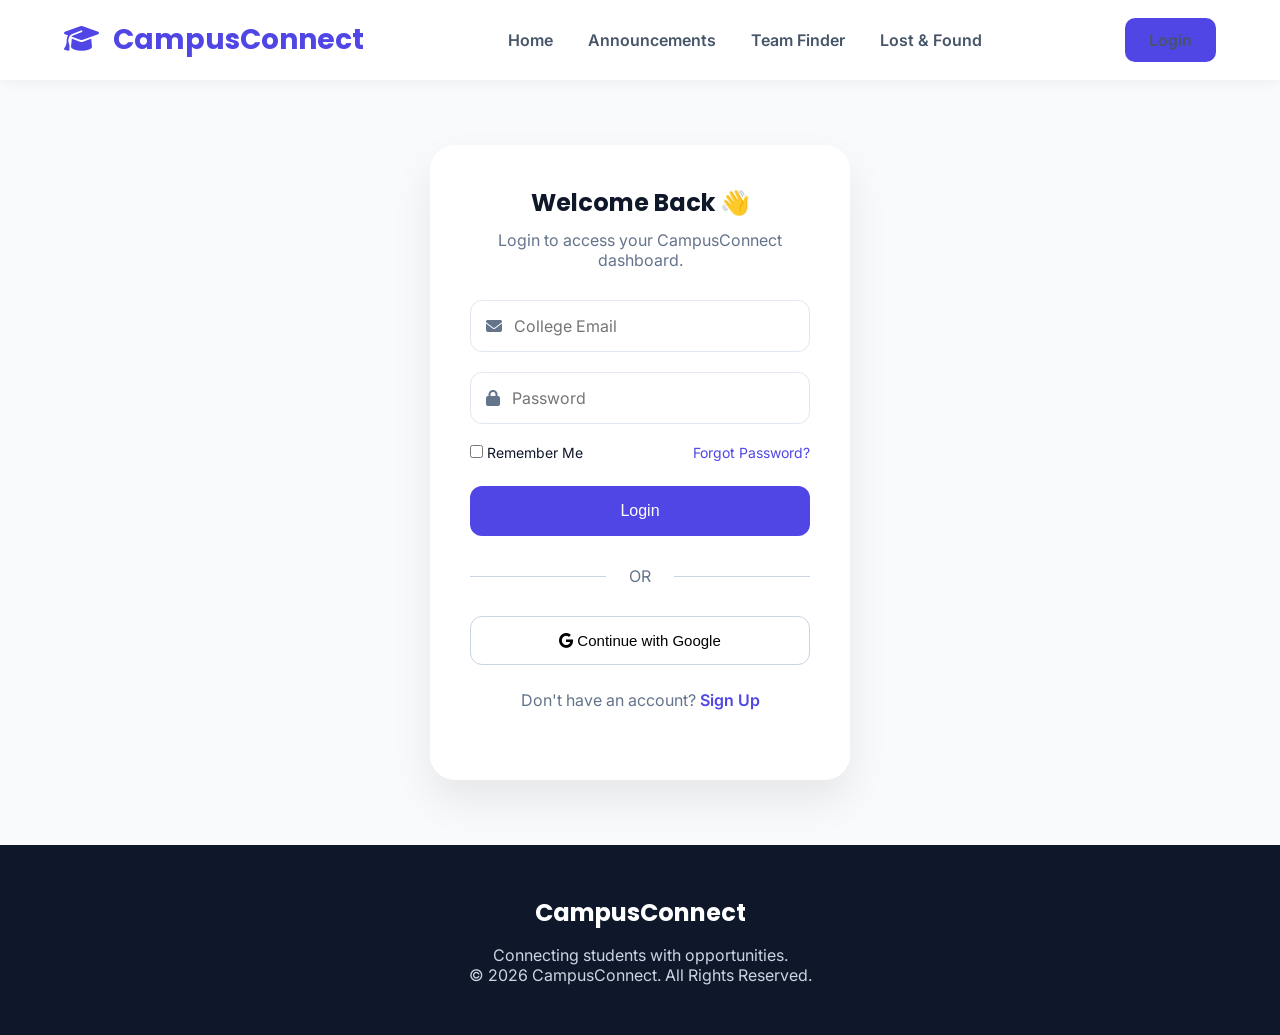
<file: index.html>
<!DOCTYPE html>
<html lang="en">
<head>
    <meta charset="UTF-8">
    <meta name="viewport" content="width=device-width, initial-scale=1.0">
    <title>CampusConnect</title>

    <link rel="stylesheet" href="style.css">

    <!-- Google Fonts -->
    <link href="https://fonts.googleapis.com/css2?family=Inter:wght@400;500;600;700&family=Poppins:wght@600;700;800&display=swap" rel="stylesheet">

    <!-- Font Awesome -->
    <link rel="stylesheet"
    href="https://cdnjs.cloudflare.com/ajax/libs/font-awesome/6.6.0/css/all.min.css">
</head>

<body>

<!-- ================= NAVBAR ================= -->

<header>

    <nav class="navbar">

        <div class="logo">
            <i class="fa-solid fa-graduation-cap"></i>
            CampusConnect
        </div>

        <ul>

            <li><a href="index.html">Home</a></li>
<li><a href="announcements.html">Announcements</a></li>
<li><a href="teamfinder.html">Team Finder</a></li>
<li><a href="lostfound.html">Lost & Found</a></li>

        </ul>

        <a href="login.html" class="login-btn">
    Login
</a>

    </nav>

</header>

<!-- ================= HERO ================= -->

<section class="hero">

    <div class="hero-text">

        <span class="badge">
            🎓 Built for Every Student
        </span>

        <h1>
            One Platform for Everything Happening on Campus
        </h1>

        <p>

            Stop switching between WhatsApp, Instagram,
            emails and notice boards.

            CampusConnect brings everything together in one place.

        </p>

        <div class="hero-buttons">

            <a href="announcements.html" class="primary-btn">
    Explore
</a>

            <a href="#features" class="secondary-btn">
    Learn More
</a>

        </div>

    </div>

    <!-- Dashboard Preview -->

    <div class="dashboard">

        <div class="dashboard-header">

            <span>Campus Dashboard</span>

            <i class="fa-solid fa-bell"></i>

        </div>

        <div class="dashboard-card">

            <i class="fa-solid fa-bullhorn"></i>

            <div>

                <h3>Hackathon Registration</h3>

                <p>Ends Tomorrow</p>

            </div>

        </div>

        <div class="dashboard-card">

            <i class="fa-solid fa-users"></i>

            <div>

                <h3>Need UI Designer</h3>

                <p>Team Finder</p>

            </div>

        </div>

        <div class="dashboard-card">

            <i class="fa-solid fa-briefcase"></i>

            <div>

                <h3>Found Calculator</h3>

                <p>Near Library</p>

            </div>

        </div>

    </div>

</section>

<!-- ================= FEATURES ================= -->

<section id="features" class="features">

<h2>Everything in One Place</h2>

<div class="feature-grid">

<div class="feature">

<i class="fa-solid fa-bullhorn"></i>

<h3>Announcements</h3>

<p>Receive official updates instantly.</p>

</div>

<div class="feature">

<i class="fa-solid fa-users"></i>

<h3>Find Teams</h3>

<p>Connect with talented students.</p>

</div>

<div class="feature">

<i class="fa-solid fa-box-open"></i>

<h3>Lost & Found</h3>

<p>Recover lost belongings quickly.</p>

</div>

</div>

</section>

<!-- ================= STATS ================= -->

<section class="stats">

<div class="stat">

<h2>500+</h2>

<p>Students</p>

</div>

<div class="stat">

<h2>120+</h2>

<p>Announcements</p>

</div>

<div class="stat">

<h2>45+</h2>

<p>Hackathon Teams</p>

</div>

<div class="stat">

<h2>30+</h2>

<p>Recovered Items</p>

</div>

</section>

<!-- ================= ANNOUNCEMENTS ================= -->

<section id="announcements" class="preview">

<h2>Latest Announcements</h2>

<div class="cards">

<div class="card">

<h3>Hackathon 2026</h3>

<p>Registration closes tomorrow.</p>

</div>

<div class="card">

<h3>Placement Training</h3>

<p>Friday at 10 AM.</p>

</div>

<div class="card">

<h3>Cultural Fest</h3>

<p>Join before July 5.</p>

</div>

</div>

</section>

<!-- ================= TEAM FINDER ================= -->

<section id="teams" class="preview">

<h2>Looking for Teammates</h2>

<div class="cards">

<div class="card">

<h3>Frontend Developer</h3>

<p>HTML • CSS • JavaScript</p>

</div>

<div class="card">

<h3>Backend Developer</h3>

<p>Python • Flask</p>

</div>

<div class="card">

<h3>UI Designer</h3>

<p>Figma Skills Required</p>

</div>

</div>

</section>

<!-- ================= LOST & FOUND ================= -->

<section id="lostfound" class="preview">

<h2>Lost & Found</h2>

<div class="cards">

<div class="card">

<h3>Lost Wallet</h3>

<p>Near Library</p>

</div>

<div class="card">

<h3>Found Calculator</h3>

<p>CSE Block</p>

</div>

<div class="card">

<h3>Lost ID Card</h3>

<p>Near Cafeteria</p>

</div>

</div>

</section>

<!-- ================= CTA ================= -->

<section class="cta">

<h2>Stay Connected with Your Campus</h2>

<p>

Everything you need.
One website.

</p>

<button class="primary-btn">

Get Started

</button>

</section>

<!-- ================= FOOTER ================= -->

<footer>

<h2>CampusConnect</h2>

<p>

Connecting students with opportunities.

</p>

<p>

© 2026 CampusConnect

</p>

</footer>

<script src="script.js"></script>

</body>
</html>
</file>
<file: style.css>
/* ===========================
   GOOGLE FONTS & RESET
=========================== */

*{
    margin:0;
    padding:0;
    box-sizing:border-box;
    scroll-behavior:smooth;
}

body{
    font-family:'Inter',sans-serif;
    background:#F8FAFC;
    color:#0F172A;
}

/* ===========================
        NAVBAR
=========================== */

header{
    position:sticky;
    top:0;
    z-index:1000;
    background:rgba(255,255,255,.9);
    backdrop-filter:blur(12px);
    box-shadow:0 2px 12px rgba(0,0,0,.05);
}

.navbar{
    width:90%;
    margin:auto;
    height:80px;

    display:flex;
    justify-content:space-between;
    align-items:center;
}

.logo{
    font-size:28px;
    font-weight:700;
    color:#4F46E5;
    font-family:'Poppins',sans-serif;
}

.logo i{
    margin-right:8px;
}

.navbar ul{
    display:flex;
    list-style:none;
    gap:35px;
}

.navbar a{
    text-decoration:none;
    color:#475569;
    font-weight:600;
    transition:.3s;
}

.navbar a:hover{
    color:#4F46E5;
}

.login-btn{

    padding:12px 24px;

    border:none;

    background:#4F46E5;

    color:white;

    border-radius:10px;

    cursor:pointer;

    transition:.3s;
}

.login-btn:hover{

    background:#4338CA;

}

/* ===========================
        HERO
=========================== */

.hero{

    width:90%;
    margin:auto;

    min-height:90vh;

    display:grid;
    grid-template-columns:1fr 1fr;

    align-items:center;

    gap:70px;

}

.badge{

    display:inline-block;

    background:#EEF2FF;

    color:#4F46E5;

    padding:10px 18px;

    border-radius:30px;

    font-weight:600;

    margin-bottom:25px;

}

.hero h1{

    font-size:58px;

    font-family:'Poppins';

    line-height:1.2;

    margin-bottom:25px;

}

.hero p{

    color:#64748B;

    font-size:18px;

    line-height:1.8;

    margin-bottom:35px;

}

.hero-buttons{

    display:flex;

    gap:20px;

}

.primary-btn{

    background:#4F46E5;

    color:white;

    padding:16px 34px;

    border:none;

    border-radius:12px;

    cursor:pointer;

    font-size:16px;

    transition:.3s;

}

.primary-btn:hover{

    transform:translateY(-3px);

    background:#4338CA;

}

.secondary-btn{

    background:white;

    color:#4F46E5;

    border:2px solid #4F46E5;

    padding:16px 34px;

    border-radius:12px;

    cursor:pointer;

    transition:.3s;

}

.secondary-btn:hover{

    background:#4F46E5;

    color:white;

}

/* ===========================
     DASHBOARD PREVIEW
=========================== */

.dashboard{

    background:white;

    border-radius:25px;

    padding:30px;

    box-shadow:0 20px 60px rgba(79,70,229,.15);

}

.dashboard-header{

    display:flex;

    justify-content:space-between;

    margin-bottom:25px;

    font-weight:700;

}

.dashboard-card{

    display:flex;

    align-items:center;

    gap:18px;

    background:#F8FAFC;

    padding:18px;

    margin-bottom:18px;

    border-radius:15px;

    transition:.3s;

}

.dashboard-card:hover{

    transform:translateX(8px);

    background:#EEF2FF;

}

.dashboard-card i{

    font-size:28px;

    color:#4F46E5;

}

/* ===========================
       FEATURES
=========================== */

.features{

    width:90%;

    margin:100px auto;

    text-align:center;

}

.features h2{

    font-size:40px;

    margin-bottom:60px;

}

.feature-grid{

    display:grid;

    grid-template-columns:repeat(3,1fr);

    gap:30px;

}

.feature{

    background:white;

    padding:40px;

    border-radius:20px;

    box-shadow:0 10px 35px rgba(0,0,0,.06);

    transition:.35s;

}

.feature:hover{

    transform:translateY(-10px);

}

.feature i{

    font-size:45px;

    color:#4F46E5;

    margin-bottom:20px;

}

.feature h3{

    margin-bottom:15px;

}

/* ===========================
       STATS
=========================== */

.stats{

    width:90%;

    margin:100px auto;

    display:grid;

    grid-template-columns:repeat(4,1fr);

    gap:30px;

}

.stat{

    background:white;

    padding:40px;

    border-radius:18px;

    text-align:center;

    box-shadow:0 10px 25px rgba(0,0,0,.05);

}

.stat h2{

    font-size:42px;

    color:#4F46E5;

}

.stat p{

    margin-top:10px;

    color:#64748B;

}

/* ===========================
       PREVIEW SECTIONS
=========================== */

.preview{

    width:90%;

    margin:100px auto;

}

.preview h2{

    margin-bottom:40px;

    font-size:38px;

}

.cards{

    display:grid;

    grid-template-columns:repeat(3,1fr);

    gap:30px;

}

.card{

    background:white;

    border-radius:20px;

    padding:30px;

    box-shadow:0 10px 30px rgba(0,0,0,.05);

    transition:.3s;

}

.card:hover{

    transform:translateY(-8px);

}

.card h3{

    margin-bottom:15px;

}

.card p{

    color:#64748B;

}

/* ===========================
        CTA
=========================== */

.cta{

    width:90%;

    margin:120px auto;

    padding:80px;

    border-radius:30px;

    text-align:center;

    background:linear-gradient(135deg,#4F46E5,#38BDF8);

    color:white;

}

.cta h2{

    font-size:42px;

    margin-bottom:20px;

}

.cta p{

    margin-bottom:30px;

}

.cta .primary-btn{

    background:white;

    color:#4F46E5;

}

/* ===========================
        FOOTER
=========================== */

footer{

    background:#0F172A;

    color:white;

    text-align:center;

    padding:50px 20px;

}

footer h2{

    margin-bottom:15px;

    font-family:'Poppins';

}

footer p{

    color:#CBD5E1;

}

/* ===========================
       RESPONSIVE
=========================== */

@media(max-width:900px){

.hero{

grid-template-columns:1fr;

text-align:center;

}

.feature-grid,
.cards,
.stats{

grid-template-columns:1fr;

}

.navbar ul{

display:none;

}

.hero h1{

font-size:42px;

}

.hero-buttons{

justify-content:center;

flex-wrap:wrap;

}

.dashboard{

margin-top:20px;

}

}
/* ====================================
   ANNOUNCEMENTS PAGE
==================================== */

.page-header{
    padding:90px 10%;
    text-align:center;
}

.page-header h1{
    font-size:48px;
    font-family:'Poppins',sans-serif;
    margin-bottom:15px;
}

.page-header p{
    color:#64748B;
    font-size:18px;
}

/* Search */

.search-section{
    width:90%;
    margin:auto;
    margin-bottom:40px;
}

.search-box{

    display:flex;
    align-items:center;

    background:white;

    padding:18px 25px;

    border-radius:15px;

    box-shadow:0 10px 30px rgba(0,0,0,.05);

}

.search-box i{

    color:#64748B;

    margin-right:15px;

}

.search-box input{

    width:100%;

    border:none;

    outline:none;

    font-size:16px;

    font-family:'Inter',sans-serif;

}

/* Filters */

.filters{

    display:flex;

    justify-content:center;

    gap:15px;

    flex-wrap:wrap;

    margin-bottom:60px;

}

.filter{

    padding:12px 25px;

    border:none;

    border-radius:30px;

    background:white;

    cursor:pointer;

    font-weight:600;

    box-shadow:0 5px 15px rgba(0,0,0,.05);

    transition:.3s;

}

.filter:hover{

    background:#4F46E5;

    color:white;

}

.filter.active{

    background:#4F46E5;

    color:white;

}

/* Cards */

.announcement-grid{

    width:90%;

    margin:auto;

    display:grid;

    grid-template-columns:repeat(auto-fit,minmax(320px,1fr));

    gap:30px;

    margin-bottom:100px;

}

.announcement-card{

    background:white;

    border-radius:20px;

    padding:30px;

    box-shadow:0 10px 25px rgba(0,0,0,.06);

    transition:.35s;

}

.announcement-card:hover{

    transform:translateY(-10px);

}

.badge-new{

    display:inline-block;

    background:#10B981;

    color:white;

    padding:6px 14px;

    border-radius:30px;

    font-size:12px;

    margin-bottom:20px;

}

.announcement-card h2{

    margin-bottom:18px;

}

.announcement-card p{

    color:#64748B;

    line-height:1.7;

}

.card-footer{

    margin-top:25px;

    display:flex;

    justify-content:space-between;

    align-items:center;

}

.card-footer span{

    color:#64748B;

}

.card-footer button{

    border:none;

    background:#4F46E5;

    color:white;

    padding:10px 20px;

    border-radius:10px;

    cursor:pointer;

    transition:.3s;

}

.card-footer button:hover{

    background:#4338CA;

}

/* Responsive */

@media(max-width:768px){

.page-header h1{

font-size:36px;

}

.search-box{

padding:15px;

}

.filters{

gap:10px;

}

.filter{

padding:10px 18px;

}

}
.primary-btn,
.secondary-btn{
    display:inline-block;
    text-decoration:none;
    text-align:center;
}
/* ===========================
   LOGIN PAGE
=========================== */

.login-page{

min-height:85vh;

display:flex;

justify-content:center;

align-items:center;

padding:60px 20px;

}

.login-card{

width:420px;

background:white;

padding:40px;

border-radius:25px;

box-shadow:0 20px 40px rgba(0,0,0,.08);

}

.login-card h2{

text-align:center;

margin-bottom:10px;

font-family:'Poppins';

}

.login-card p{

text-align:center;

color:#64748B;

margin-bottom:30px;

}

.input-box{

display:flex;

align-items:center;

gap:12px;

padding:15px;

margin-bottom:20px;

border:1px solid #E2E8F0;

border-radius:12px;

}

.input-box i{

color:#64748B;

}

.input-box input{

width:100%;

border:none;

outline:none;

font-size:16px;

font-family:'Inter';

}

.remember{

display:flex;

justify-content:space-between;

align-items:center;

font-size:14px;

margin-bottom:25px;

}

.remember a{

text-decoration:none;

color:#4F46E5;

}

.login-card .primary-btn{

width:100%;

}

.divider{

margin:30px 0;

text-align:center;

position:relative;

}

.divider::before{

content:"";

position:absolute;

left:0;

top:50%;

width:40%;

height:1px;

background:#CBD5E1;

}

.divider::after{

content:"";

position:absolute;

right:0;

top:50%;

width:40%;

height:1px;

background:#CBD5E1;

}

.divider span{

background:white;

padding:0 10px;

color:#64748B;

}

.google-btn{

width:100%;

padding:15px;

background:white;

border:1px solid #CBD5E1;

border-radius:12px;

cursor:pointer;

font-size:15px;

transition:.3s;

}

.google-btn:hover{

background:#F8FAFC;

}

.signup{

margin-top:25px;

}

.signup a{

text-decoration:none;

color:#4F46E5;

font-weight:600;

}
.login-btn{
    display:inline-block;
    text-decoration:none;
    text-align:center;
}
/* ===========================
   TEAM FINDER
=========================== */

.team-grid{

width:90%;

margin:50px auto 100px;

display:grid;

grid-template-columns:repeat(auto-fit,minmax(320px,1fr));

gap:30px;

}

.team-card{

background:white;

padding:30px;

border-radius:20px;

box-shadow:0 10px 25px rgba(0,0,0,.06);

transition:.3s;

}

.team-card:hover{

transform:translateY(-8px);

}

.team-top{

display:flex;

justify-content:space-between;

margin-bottom:20px;

}

.team-top span{

background:#EEF2FF;

color:#4F46E5;

padding:6px 14px;

border-radius:20px;

font-size:13px;

}

.team-card p{

color:#64748B;

line-height:1.6;

margin-bottom:20px;

}

.skills{

display:flex;

gap:10px;

flex-wrap:wrap;

margin-bottom:25px;

}

.skills span{

background:#F1F5F9;

padding:8px 14px;

border-radius:20px;

font-size:13px;

}

.join-btn{

width:100%;

padding:14px;

border:none;

background:#4F46E5;

color:white;

border-radius:12px;

cursor:pointer;

font-size:15px;

transition:.3s;

}

.join-btn:hover{

background:#4338CA;

}
/* ===========================
   LOST & FOUND
=========================== */

.lost-grid{

width:90%;

margin:50px auto 100px;

display:grid;

grid-template-columns:repeat(auto-fit,minmax(300px,1fr));

gap:30px;

}

.lost-card{

background:white;

padding:30px;

border-radius:20px;

text-align:center;

box-shadow:0 10px 25px rgba(0,0,0,.06);

transition:.3s;

}

.lost-card:hover{

transform:translateY(-8px);

}

.lost-icon{

font-size:45px;

color:#4F46E5;

margin-bottom:20px;

}

.lost-card h3{

margin-bottom:12px;

}

.lost-card p{

color:#64748B;

line-height:1.6;

margin-bottom:20px;

}

.status{

display:inline-block;

padding:8px 18px;

border-radius:30px;

font-size:13px;

font-weight:600;

margin-bottom:20px;

}

.status.lost{

background:#FEE2E2;

color:#DC2626;

}

.status.found{

background:#DCFCE7;

color:#16A34A;

}

.contact-btn{

width:100%;

padding:14px;

border:none;

background:#4F46E5;

color:white;

border-radius:12px;

cursor:pointer;

transition:.3s;

}

.contact-btn:hover{

background:#4338CA;

}
/* ===========================
   REPORT ITEM
=========================== */

.report-section{

width:90%;

margin:30px auto;

text-align:right;

}

.modal{

display:none;

position:fixed;

top:0;

left:0;

width:100%;

height:100%;

background:rgba(0,0,0,.5);

justify-content:center;

align-items:center;

z-index:1000;

}

.modal-content{

background:white;

width:420px;

padding:30px;

border-radius:20px;

position:relative;

animation:popup .3s ease;

}

@keyframes popup{

from{

transform:scale(.8);

opacity:0;

}

to{

transform:scale(1);

opacity:1;

}

}

.close{

position:absolute;

right:20px;

top:15px;

font-size:28px;

cursor:pointer;

}

.modal-content input,
.modal-content select,
.modal-content textarea{

width:100%;

padding:12px;

margin:12px 0;

border:1px solid #ddd;

border-radius:10px;

font-size:15px;

font-family:inherit;

}

.modal-content textarea{

resize:none;

}
</file>
